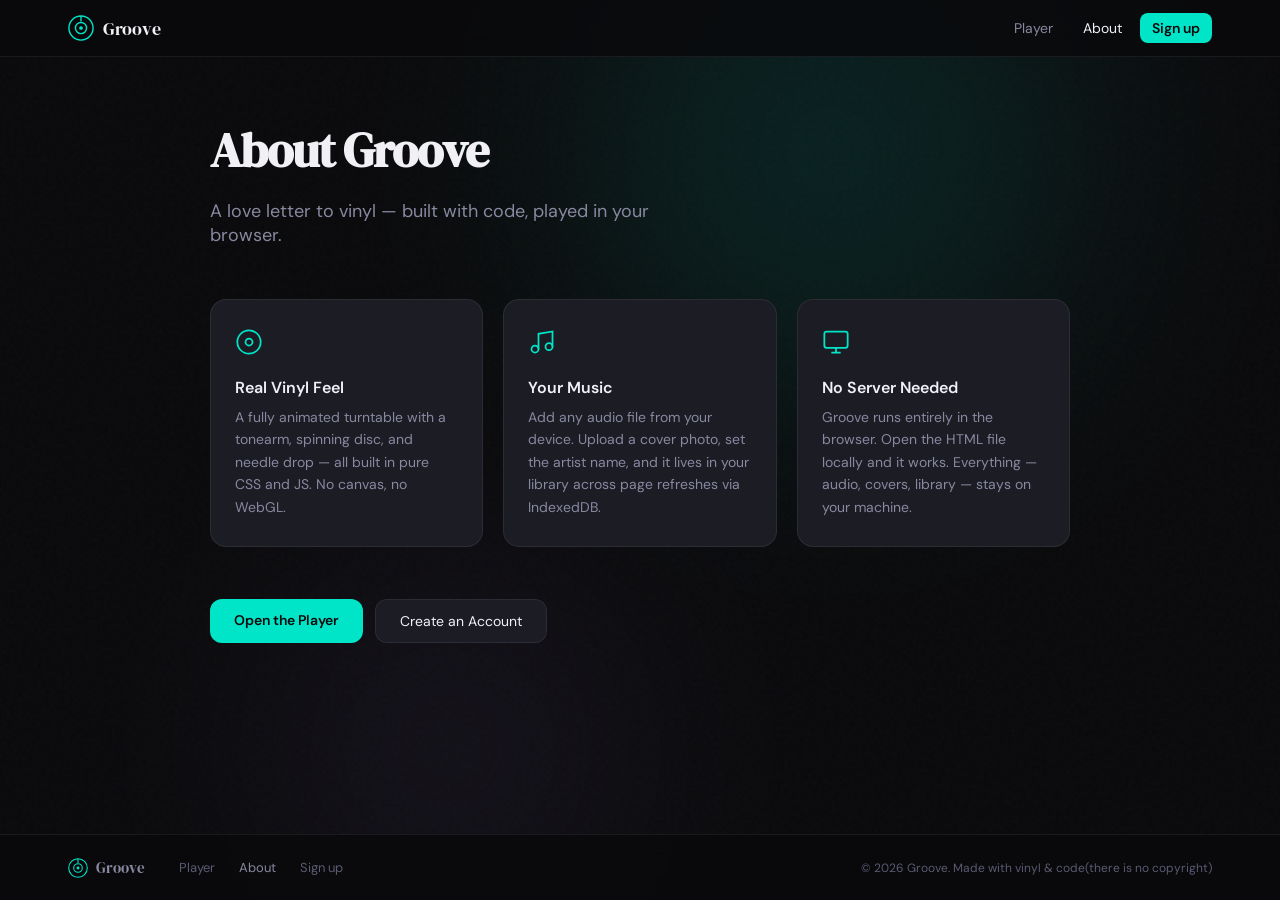
<file: about.html>
<!DOCTYPE html>
<html lang="en">
<head>
  <meta charset="UTF-8"/>
  <meta name="viewport" content="width=device-width, initial-scale=1.0"/>
  <title>About — Groove</title>
  <link rel="preconnect" href="https://fonts.googleapis.com">
  <link rel="shortcut icon" href="assents/images/SCR-20260314-rkby.png" type="image/x-icon">
  <link href="https://fonts.googleapis.com/css2?family=DM+Serif+Display:ital@0;1&family=DM+Sans:wght@300;400;500;600&display=swap" rel="stylesheet">
  <link rel="stylesheet" href="css/base.css"/>
  <link rel="stylesheet" href="css/header.css"/>
  <link rel="stylesheet" href="css/footer.css"/>
  <link rel="stylesheet" href="css/about.css"/>
</head>
<body class="page-static">

  <div class="bg-atmosphere">
    <div class="bg-orb bg-orb-1"></div>
    <div class="bg-orb bg-orb-2"></div>
    <div class="grain"></div>
  </div>

  <div id="header-mount"></div>

  <main class="static-main">
    <div class="static-container">
      <h1 class="static-title">About Groove</h1>
      <p class="static-lead">A love letter to vinyl — built with code, played in your browser.</p>

      <div class="about-grid">
        <div class="about-card">
          <div class="about-card-icon">
            <svg width="28" height="28" viewBox="0 0 24 24" fill="none" stroke="currentColor" stroke-width="1.5"><circle cx="12" cy="12" r="10"/><circle cx="12" cy="12" r="3"/></svg>
          </div>
          <h3>Real Vinyl Feel</h3>
          <p>A fully animated turntable with a tonearm, spinning disc, and needle drop — all built in pure CSS and JS. No canvas, no WebGL.</p>
        </div>
        <div class="about-card">
          <div class="about-card-icon">
            <svg width="28" height="28" viewBox="0 0 24 24" fill="none" stroke="currentColor" stroke-width="1.5"><path d="M9 18V5l12-2v13"/><circle cx="6" cy="18" r="3"/><circle cx="18" cy="16" r="3"/></svg>
          </div>
          <h3>Your Music</h3>
          <p>Add any audio file from your device. Upload a cover photo, set the artist name, and it lives in your library across page refreshes via IndexedDB.</p>
        </div>
        <div class="about-card">
          <div class="about-card-icon">
            <svg width="28" height="28" viewBox="0 0 24 24" fill="none" stroke="currentColor" stroke-width="1.5"><rect x="2" y="3" width="20" height="14" rx="2"/><path d="M8 21h8M12 17v4"/></svg>
          </div>
          <h3>No Server Needed</h3>
          <p>Groove runs entirely in the browser. Open the HTML file locally and it works. Everything — audio, covers, library — stays on your machine.</p>
        </div>
      </div>

      <div class="about-cta">
        <a href="index.html" class="btn-primary">Open the Player</a>
        <a href="register.html" class="btn-secondary">Create an Account</a>
      </div>
    </div>
  </main>

  <div id="footer-mount"></div>

  <script src="js/header.js"></script>
  <script src="js/footer.js"></script>
</body>
</html>
</file>
<file: css/base.css>
*, *::before, *::after { box-sizing: border-box; margin: 0; padding: 0; }

:root {
  --bg: #0a0a0c;
  --bg2: #111116;
  --surface: #1c1c25;
  --surface2: #23232e;
  --border: rgba(255,255,255,0.07);
  --accent: #00e5c8;
  --accent2: #00b8a0;
  --accent-glow: rgba(0,229,200,0.25);
  --text: #f0f0f5;
  --text2: #8888a0;
  --text3: #5a5a72;
  --sidebar-w: 320px;
  --ease: cubic-bezier(0.4, 0, 0.2, 1);
}

html { height: 100%; }

body {
  font-family: 'DM Sans', sans-serif;
  background: var(--bg);
  color: var(--text);
  -webkit-font-smoothing: antialiased;
  min-height: 100vh;
  display: flex;
  flex-direction: column;
}

body.page-static {
  overflow-y: auto;
}

body.page-player {
  overflow: hidden;
  height: 100vh;
}

.bg-atmosphere {
  position: fixed;
  inset: 0;
  pointer-events: none;
  z-index: 0;
  overflow: hidden;
}

.bg-orb {
  position: absolute;
  border-radius: 50%;
  filter: blur(120px);
  opacity: 0.18;
}

.bg-orb-1 {
  width: 700px;
  height: 700px;
  background: radial-gradient(circle, var(--accent) 0%, transparent 70%);
  top: -200px;
  right: 100px;
  animation: floatOrb 12s ease-in-out infinite alternate;
}

.bg-orb-2 {
  width: 500px;
  height: 500px;
  background: radial-gradient(circle, #7b5ea7 0%, transparent 70%);
  bottom: -100px;
  left: 200px;
  animation: floatOrb 16s ease-in-out infinite alternate-reverse;
}

@keyframes floatOrb {
  from { transform: translate(0, 0) scale(1); }
  to   { transform: translate(40px, 30px) scale(1.1); }
}

.grain {
  position: absolute;
  inset: 0;
  background-image: url("data:image/svg+xml,%3Csvg viewBox='0 0 256 256' xmlns='http://www.w3.org/2000/svg'%3E%3Cfilter id='noise'%3E%3CfeTurbulence type='fractalNoise' baseFrequency='0.9' numOctaves='4' stitchTiles='stitch'/%3E%3C/filter%3E%3Crect width='100%25' height='100%25' filter='url(%23noise)' opacity='1'/%3E%3C/svg%3E");
  opacity: 0.025;
}

@media (max-width: 768px) {
  body.page-player { overflow-y: auto; height: auto; }
}
</file>
<file: css/header.css>
.site-header {
  position: relative;
  z-index: 100;
  border-bottom: 1px solid var(--border);
  background: rgba(10,10,12,0.85);
  backdrop-filter: blur(12px);
  flex-shrink: 0;
}

.site-header-inner {
  max-width: 1200px;
  margin: 0 auto;
  padding: 0 28px;
  height: 56px;
  display: flex;
  align-items: center;
  justify-content: space-between;
}

.site-logo {
  display: flex;
  align-items: center;
  gap: 9px;
  text-decoration: none;
  color: var(--text);
  font-family: 'DM Serif Display', serif;
  font-size: 18px;
  letter-spacing: -0.3px;
}

.site-nav {
  display: flex;
  align-items: center;
  gap: 6px;
}

.nav-link {
  text-decoration: none;
  color: var(--text2);
  font-size: 14px;
  padding: 6px 12px;
  border-radius: 8px;
  transition: color 0.15s, background 0.15s;
}

.nav-link:hover {
  color: var(--text);
  background: var(--surface);
}

.nav-link.active {
  color: var(--text);
}

.nav-link-cta {
  background: var(--accent);
  color: var(--bg);
  font-weight: 600;
}

.nav-link-cta:hover {
  background: var(--accent2);
  color: var(--bg);
}

.nav-burger {
  display: none;
  flex-direction: column;
  justify-content: center;
  gap: 5px;
  width: 36px;
  height: 36px;
  background: none;
  border: none;
  cursor: pointer;
  padding: 6px;
  border-radius: 8px;
  transition: background 0.15s;
}

.nav-burger:hover { background: var(--surface); }

.nav-burger span {
  display: block;
  width: 100%;
  height: 2px;
  background: var(--text2);
  border-radius: 2px;
  transition: transform 0.25s, opacity 0.2s;
}

.nav-burger.burger-open span:nth-child(1) { transform: translateY(7px) rotate(45deg); }
.nav-burger.burger-open span:nth-child(2) { opacity: 0; }
.nav-burger.burger-open span:nth-child(3) { transform: translateY(-7px) rotate(-45deg); }

@media (max-width: 640px) {
  .site-header-inner { padding: 0 16px; }

  .nav-burger { display: flex; }

  .site-nav {
    display: none;
    position: absolute;
    top: 56px;
    left: 0;
    right: 0;
    flex-direction: column;
    background: rgba(10,10,12,0.97);
    backdrop-filter: blur(16px);
    border-bottom: 1px solid var(--border);
    padding: 12px 16px 20px;
    gap: 4px;
    z-index: 99;
  }

  .site-nav.nav-open { display: flex; }

  .nav-link {
    padding: 12px 16px;
    border-radius: 10px;
    font-size: 15px;
  }

  .nav-link-cta { text-align: center; margin-top: 4px; }
}

.header-user-menu {
  display: flex;
  align-items: center;
  gap: 8px;
  padding: 4px 10px 4px 4px;
  border-radius: 20px;
  background: var(--surface);
  border: 1px solid var(--border);
}

.header-avatar {
  width: 28px;
  height: 28px;
  border-radius: 50%;
  background: var(--accent);
  color: var(--bg);
  font-size: 13px;
  font-weight: 700;
  display: flex;
  align-items: center;
  justify-content: center;
  flex-shrink: 0;
}

.header-user-info {
  display: flex;
  flex-direction: column;
  gap: 1px;
}

.header-user-name {
  font-size: 12px;
  font-weight: 600;
  color: var(--text);
  max-width: 120px;
  overflow: hidden;
  text-overflow: ellipsis;
  white-space: nowrap;
}

.header-user-email {
  font-size: 10px;
  color: var(--text3);
  max-width: 120px;
  overflow: hidden;
  text-overflow: ellipsis;
  white-space: nowrap;
}

.header-logout-btn {
  background: none;
  border: none;
  color: var(--text3);
  cursor: pointer;
  padding: 4px;
  border-radius: 6px;
  display: flex;
  align-items: center;
  transition: color 0.15s, background 0.15s;
}

.header-logout-btn:hover {
  color: #e74c3c;
  background: rgba(231,76,60,0.1);
}

@media (max-width: 640px) {
  .header-user-name, .header-user-email { display: none; }
  .header-user-menu { padding: 4px; }
}
</file>
<file: css/footer.css>
.site-footer {
  position: relative;
  z-index: 100;
  border-top: 1px solid var(--border);
  background: rgba(10,10,12,0.85);
  backdrop-filter: blur(12px);
  flex-shrink: 0;
}

.site-footer-inner {
  max-width: 1200px;
  margin: 0 auto;
  padding: 20px 28px;
  display: flex;
  align-items: center;
  gap: 24px;
  flex-wrap: wrap;
}

.footer-logo {
  display: flex;
  align-items: center;
  gap: 8px;
  text-decoration: none;
  color: var(--text2);
  font-family: 'DM Serif Display', serif;
  font-size: 15px;
}

.footer-nav {
  display: flex;
  gap: 4px;
  flex: 1;
}

.footer-nav a {
  text-decoration: none;
  color: var(--text3);
  font-size: 13px;
  padding: 4px 10px;
  border-radius: 6px;
  transition: color 0.15s;
}

.footer-nav a:hover {
  color: var(--text);
}

.footer-nav a.active {
  color: var(--text2);
}

.footer-copy {
  font-size: 12px;
  color: var(--text3);
  margin-left: auto;
}

@media (max-width: 640px) {
  .site-footer-inner {
    padding: 16px;
    gap: 12px;
  }

  .footer-nav {
    flex-wrap: wrap;
    gap: 2px;
  }

  .footer-copy {
    width: 100%;
    margin-left: 0;
  }
}
</file>
<file: css/about.css>
.static-main {
  position: relative;
  z-index: 1;
  flex: 1;
  padding: 60px 28px 80px;
}

.static-container {
  max-width: 860px;
  margin: 0 auto;
}

.static-title {
  font-family: 'DM Serif Display', serif;
  font-size: 48px;
  letter-spacing: -1px;
  margin-bottom: 16px;
}

.static-lead {
  font-size: 18px;
  color: var(--text2);
  margin-bottom: 52px;
  max-width: 500px;
}

.about-grid {
  display: grid;
  grid-template-columns: repeat(auto-fit, minmax(220px, 1fr));
  gap: 20px;
  margin-bottom: 52px;
}

.about-card {
  background: var(--surface);
  border: 1px solid var(--border);
  border-radius: 16px;
  padding: 28px 24px;
}

.about-card-icon {
  color: var(--accent);
  margin-bottom: 16px;
}

.about-card h3 {
  font-size: 16px;
  font-weight: 600;
  margin-bottom: 8px;
}

.about-card p {
  font-size: 14px;
  color: var(--text2);
  line-height: 1.6;
}

.about-cta {
  display: flex;
  gap: 12px;
  flex-wrap: wrap;
}

.btn-primary {
  display: inline-block;
  text-decoration: none;
  background: var(--accent);
  color: var(--bg);
  font-weight: 600;
  font-size: 14px;
  padding: 12px 24px;
  border-radius: 12px;
  transition: opacity 0.15s, transform 0.15s;
}

.btn-primary:hover {
  opacity: 0.88;
  transform: scale(1.02);
}

.btn-secondary {
  display: inline-block;
  text-decoration: none;
  background: var(--surface);
  color: var(--text);
  font-size: 14px;
  padding: 12px 24px;
  border-radius: 12px;
  border: 1px solid var(--border);
  transition: border-color 0.15s, background 0.15s;
}

.btn-secondary:hover {
  border-color: var(--accent2);
  background: var(--surface2);
}

@media (max-width: 768px) {
  .static-main { padding: 40px 20px 60px; }
  .static-title { font-size: 36px; }
  .static-lead { font-size: 16px; margin-bottom: 36px; }
  .about-grid { grid-template-columns: 1fr; gap: 14px; }
}

@media (max-width: 480px) {
  .static-title { font-size: 28px; }
  .about-cta { flex-direction: column; }
  .btn-primary, .btn-secondary { text-align: center; }
}
</file>
